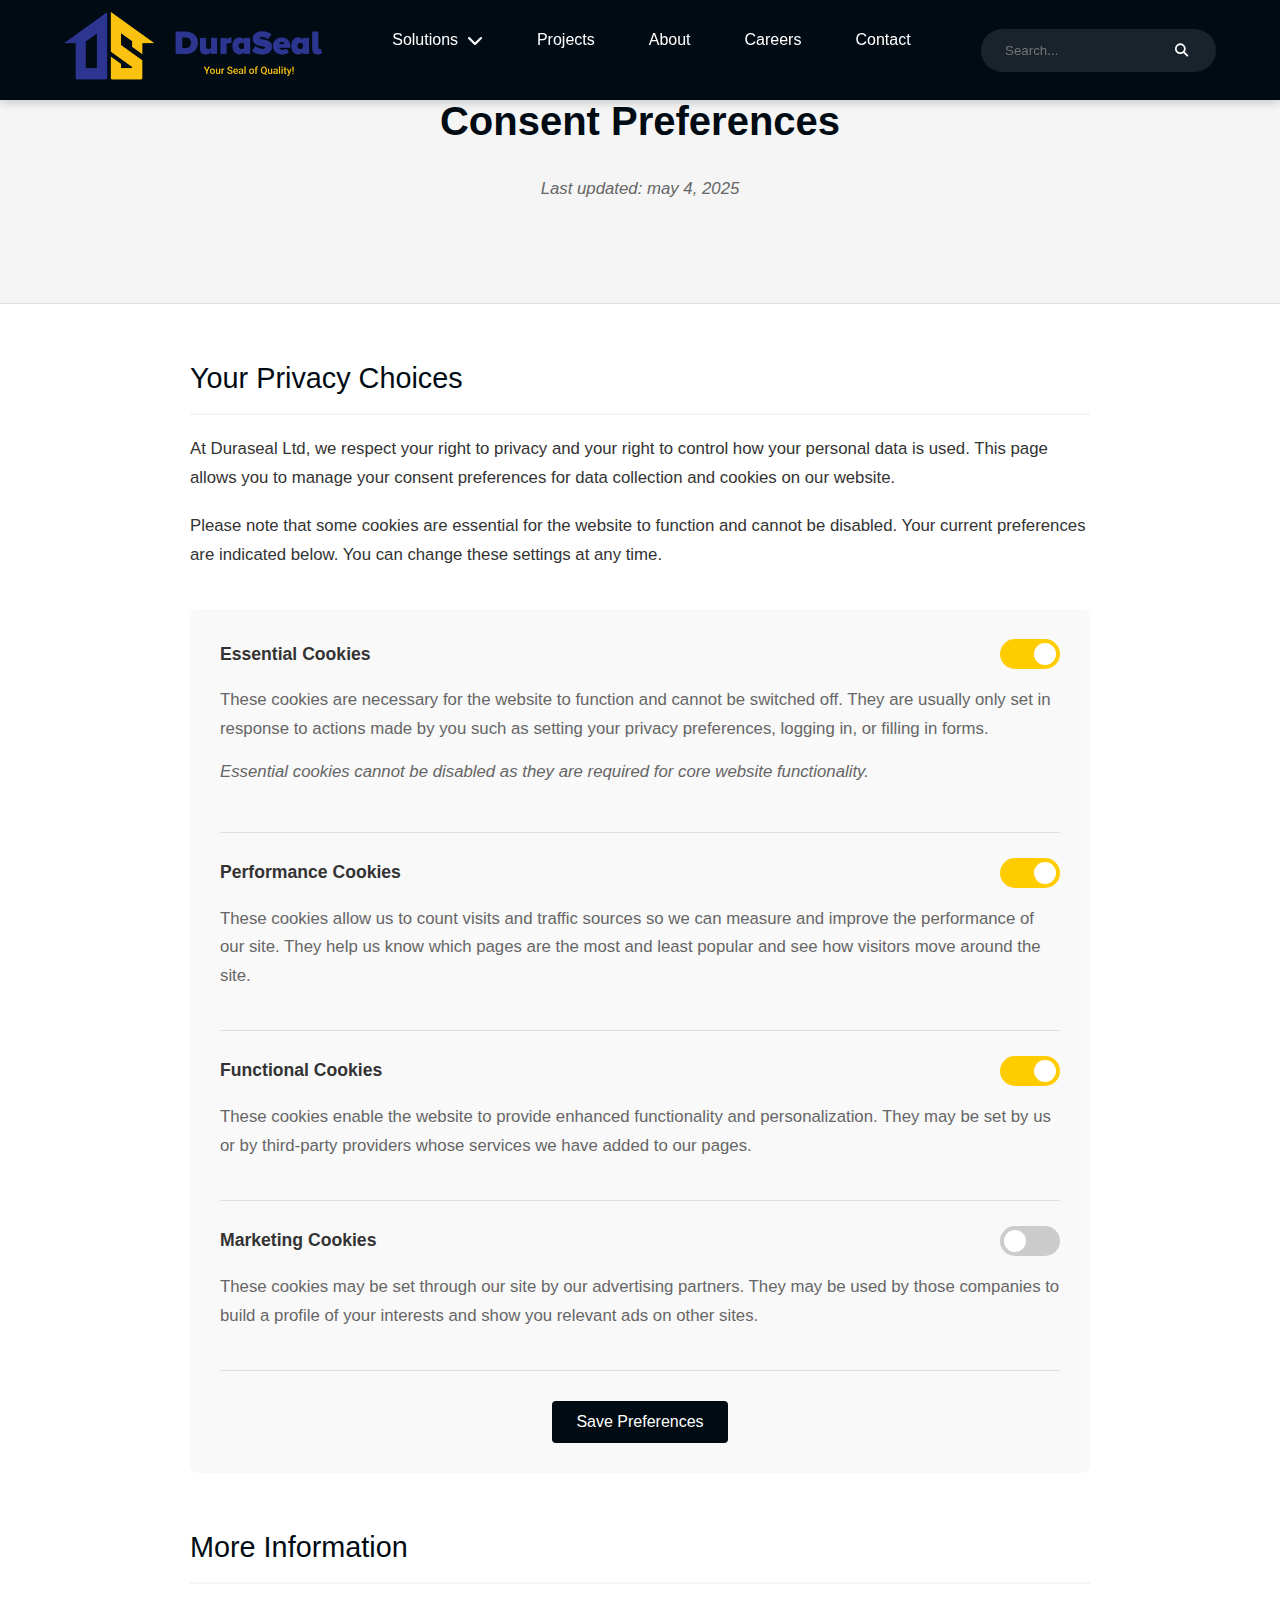
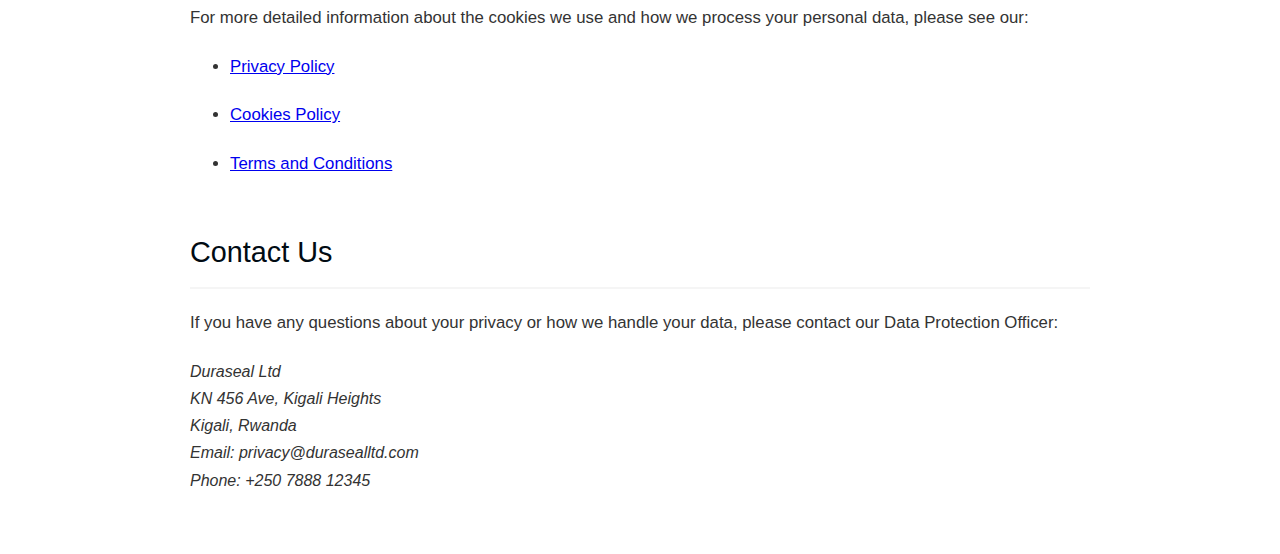
<file: consent.html>
<!DOCTYPE html>
<html lang="en">
<head>
    <meta charset="UTF-8">
    <meta name="viewport" content="width=device-width, initial-scale=1.0">
    <title>Consent Preferences | Duraseal</title>
    <link rel="stylesheet" href="https://cdnjs.cloudflare.com/ajax/libs/font-awesome/6.4.0/css/all.min.css">
    <style>
        /* Same base styles as terms.html */
        :root {
            --primary-color: #010B13;
            --secondary-color: #ffcc00;
            --text-color: #333;
            --light-gray: #f5f5f5;
        }

        body {
            font-family: 'Arial', sans-serif;
            margin: 0;
            padding: 0;
            background: white;
            color: var(--text-color);
            line-height: 1.7;
        }

        .legal-header {
            background-color: var(--light-gray);
            padding: 60px 0 40px;
            margin-bottom: 40px;
            border-bottom: 1px solid #e0e0e0;
        }

        .legal-container {
            max-width: 900px;
            margin: 0 auto 60px;
            padding: 0 30px;
        }

        h1 {
            color: var(--primary-color);
            text-align: center;
            margin-bottom: 20px;
            font-size: 2.5rem;
            font-weight: 600;
        }

        .last-updated {
            text-align: center;
            color: #666;
            margin-bottom: 40px;
            font-style: italic;
        }

        h2 {
            color: var(--primary-color);
            margin: 50px 0 20px;
            font-size: 1.8rem;
            font-weight: 500;
            padding-bottom: 10px;
            border-bottom: 2px solid var(--light-gray);
        }

        h3 {
            color: var(--primary-color);
            margin: 30px 0 15px;
            font-size: 1.3rem;
        }

        p, li {
            margin-bottom: 20px;
            font-size: 1.05rem;
        }

        .consent-panel {
            background-color: #f9f9f9;
            border-radius: 8px;
            padding: 30px;
            margin: 40px 0;
        }

        .consent-category {
            margin-bottom: 25px;
            padding-bottom: 25px;
            border-bottom: 1px solid #e0e0e0;
        }

        .consent-category:last-child {
            border-bottom: none;
            margin-bottom: 0;
            padding-bottom: 0;
        }

        .category-header {
            display: flex;
            justify-content: space-between;
            align-items: center;
            margin-bottom: 15px;
        }

        .category-title {
            font-weight: 600;
            font-size: 1.1rem;
        }

        .toggle-switch {
            position: relative;
            display: inline-block;
            width: 60px;
            height: 30px;
        }

        .toggle-switch input {
            opacity: 0;
            width: 0;
            height: 0;
        }

        .slider {
            position: absolute;
            cursor: pointer;
            top: 0;
            left: 0;
            right: 0;
            bottom: 0;
            background-color: #ccc;
            transition: .4s;
            border-radius: 34px;
        }

        .slider:before {
            position: absolute;
            content: "";
            height: 22px;
            width: 22px;
            left: 4px;
            bottom: 4px;
            background-color: white;
            transition: .4s;
            border-radius: 50%;
        }

        input:checked + .slider {
            background-color: var(--secondary-color);
        }

        input:checked + .slider:before {
            transform: translateX(30px);
        }

        .category-description {
            color: #666;
            margin-bottom: 15px;
        }

        .btn {
            display: inline-block;
            padding: 12px 24px;
            background-color: var(--primary-color);
            color: white;
            border: none;
            border-radius: 4px;
            cursor: pointer;
            font-size: 1rem;
            transition: background-color 0.3s;
        }

        .btn:hover {
            background-color: #001a33;
        }

        .btn-container {
            text-align: center;
            margin-top: 30px;
        }

        .essential-note {
            font-style: italic;
            color: #666;
            margin-top: 10px;
        }
    </style>
</head>
<body>
    <div data-include="navbar.html"></div>

    <div class="legal-header">
        <div class="legal-container">
            <h1>Consent Preferences</h1>
            <p class="last-updated">Last updated: may 4, 2025</p>
        </div>
    </div>

    <div class="legal-container">
        <section>
            <h2>Your Privacy Choices</h2>
            <p>At Duraseal Ltd, we respect your right to privacy and your right to control how your personal data is used. This page allows you to manage your consent preferences for data collection and cookies on our website.</p>

            <div class="highlight-box">
                <p>Please note that some cookies are essential for the website to function and cannot be disabled. Your current preferences are indicated below. You can change these settings at any time.</p>
            </div>
        </section>

        <div class="consent-panel">
            <div class="consent-category">
                <div class="category-header">
                    <div class="category-title">Essential Cookies</div>
                    <label class="toggle-switch">
                        <input type="checkbox" checked disabled>
                        <span class="slider"></span>
                    </label>
                </div>
                <p class="category-description">These cookies are necessary for the website to function and cannot be switched off. They are usually only set in response to actions made by you such as setting your privacy preferences, logging in, or filling in forms.</p>
                <p class="essential-note">Essential cookies cannot be disabled as they are required for core website functionality.</p>
            </div>

            <div class="consent-category">
                <div class="category-header">
                    <div class="category-title">Performance Cookies</div>
                    <label class="toggle-switch">
                        <input type="checkbox" id="performance-cookies" checked>
                        <span class="slider"></span>
                    </label>
                </div>
                <p class="category-description">These cookies allow us to count visits and traffic sources so we can measure and improve the performance of our site. They help us know which pages are the most and least popular and see how visitors move around the site.</p>
            </div>

            <div class="consent-category">
                <div class="category-header">
                    <div class="category-title">Functional Cookies</div>
                    <label class="toggle-switch">
                        <input type="checkbox" id="functional-cookies" checked>
                        <span class="slider"></span>
                    </label>
                </div>
                <p class="category-description">These cookies enable the website to provide enhanced functionality and personalization. They may be set by us or by third-party providers whose services we have added to our pages.</p>
            </div>

            <div class="consent-category">
                <div class="category-header">
                    <div class="category-title">Marketing Cookies</div>
                    <label class="toggle-switch">
                        <input type="checkbox" id="marketing-cookies">
                        <span class="slider"></span>
                    </label>
                </div>
                <p class="category-description">These cookies may be set through our site by our advertising partners. They may be used by those companies to build a profile of your interests and show you relevant ads on other sites.</p>
            </div>

            <div class="btn-container">
                <button class="btn" id="save-preferences">Save Preferences</button>
            </div>
        </div>

        <section>
            <h2>More Information</h2>
            <p>For more detailed information about the cookies we use and how we process your personal data, please see our:</p>
            <ul>
                <li><a href="privacy.html">Privacy Policy</a></li>
                <li><a href="cookies.html">Cookies Policy</a></li>
                <li><a href="terms.html">Terms and Conditions</a></li>
            </ul>
        </section>

        <section>
            <h2>Contact Us</h2>
            <p>If you have any questions about your privacy or how we handle your data, please contact our Data Protection Officer:</p>
            <address>
                Duraseal Ltd<br>
                KN 456 Ave, Kigali Heights<br>
                Kigali, Rwanda<br>
                Email: privacy@durasealltd.com<br>
                Phone: +250 7888 12345
            </address>
        </section>
    </div>


    <script>
        document.addEventListener('DOMContentLoaded', function() {
            // Load navbar and footer
            const includes = document.querySelectorAll('[data-include]');
            includes.forEach(include => {
                fetch(include.getAttribute('data-include'))
                    .then(response => response.text())
                    .then(data => {
                        include.innerHTML = data;
                    })
                    .catch(error => {
                        console.error('Error loading included file:', error);
                    });
            });

            // Consent preferences functionality
            const saveBtn = document.getElementById('save-preferences');

            if (saveBtn) {
                saveBtn.addEventListener('click', function() {
                    // Get current preferences
                    const performance = document.getElementById('performance-cookies').checked;
                    const functional = document.getElementById('functional-cookies').checked;
                    const marketing = document.getElementById('marketing-cookies').checked;

                    // In a real implementation, you would save these to cookies/localStorage
                    // For this example, we'll just show a confirmation

                    // Create cookie with preferences (simplified example)
                    const expiryDate = new Date();
                    expiryDate.setFullYear(expiryDate.getFullYear() + 1);

                    document.cookie = `performance_cookies=${performance}; expires=${expiryDate.toUTCString()}; path=/`;
                    document.cookie = `functional_cookies=${functional}; expires=${expiryDate.toUTCString()}; path=/`;
                    document.cookie = `marketing_cookies=${marketing}; expires=${expiryDate.toUTCString()}; path=/`;

                    // Show confirmation
                    alert('Your preferences have been saved successfully.');

                    // In a real implementation, you might also need to update the cookie scripts
                    // that are running on your website based on these preferences
                });
            }

            // Load saved preferences (simplified example)
            function getCookie(name) {
                const value = `; ${document.cookie}`;
                const parts = value.split(`; ${name}=`);
                if (parts.length === 2) return parts.pop().split(';').shift();
            }

            // Set initial toggle states based on cookies
            const performancePref = getCookie('performance_cookies');
            const functionalPref = getCookie('functional_cookies');
            const marketingPref = getCookie('marketing_cookies');

            if (performancePref !== undefined) {
                document.getElementById('performance-cookies').checked = performancePref === 'true';
            }

            if (functionalPref !== undefined) {
                document.getElementById('functional-cookies').checked = functionalPref === 'true';
            }

            if (marketingPref !== undefined) {
                document.getElementById('marketing-cookies').checked = marketingPref === 'true';
            }
        });
    </script>
</body>
</html>
</file>
